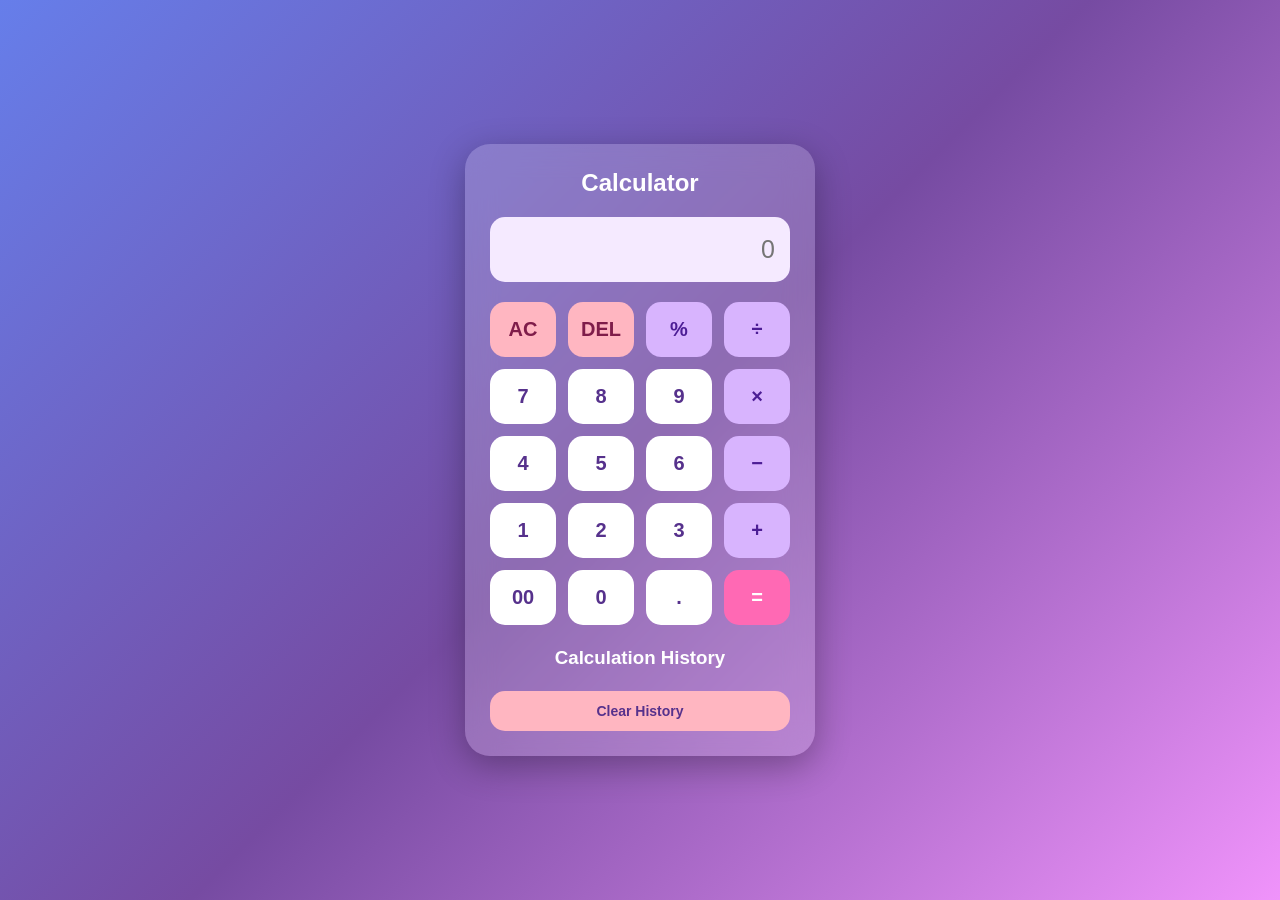
<file: CodeAlpha_Calculator/index.html>
<!DOCTYPE html>
<html lang="en">
<head>
    <meta charset="UTF-8">
    <meta name="viewport" content="width=device-width, initial-scale=1.0">
    <title>Calculator</title>
    <link rel="stylesheet" href="style.css">
</head>
<body>

    <div class="calculator">
        <h2>Calculator</h2>

        <input type="text" id="display" placeholder="0" readonly>

        <div class="buttons">
            <button class="special" onclick="clearDisplay()">AC</button>
            <button class="special" onclick="deleteLast()">DEL</button>
            <button class="operator" onclick="appendValue('%')">%</button>
            <button class="operator" onclick="appendValue('/')">÷</button>

            <button onclick="appendValue('7')">7</button>
            <button onclick="appendValue('8')">8</button>
            <button onclick="appendValue('9')">9</button>
            <button class="operator" onclick="appendValue('*')">×</button>

            <button onclick="appendValue('4')">4</button>
            <button onclick="appendValue('5')">5</button>
            <button onclick="appendValue('6')">6</button>
            <button class="operator" onclick="appendValue('-')">−</button>

            <button onclick="appendValue('1')">1</button>
            <button onclick="appendValue('2')">2</button>
            <button onclick="appendValue('3')">3</button>
            <button class="operator" onclick="appendValue('+')">+</button>

            <button onclick="appendValue('00')">00</button>
            <button onclick="appendValue('0')">0</button>
            <button onclick="appendValue('.')">.</button>
            <button class="equal" onclick="calculate()">=</button>
        </div>

        <h3>Calculation History</h3>
        <ul id="history"></ul>
        <button class="clear-history" onclick="clearHistory()">Clear History</button>
    </div>

    <script src="script.js"></script>
</body>
</html>
</file>
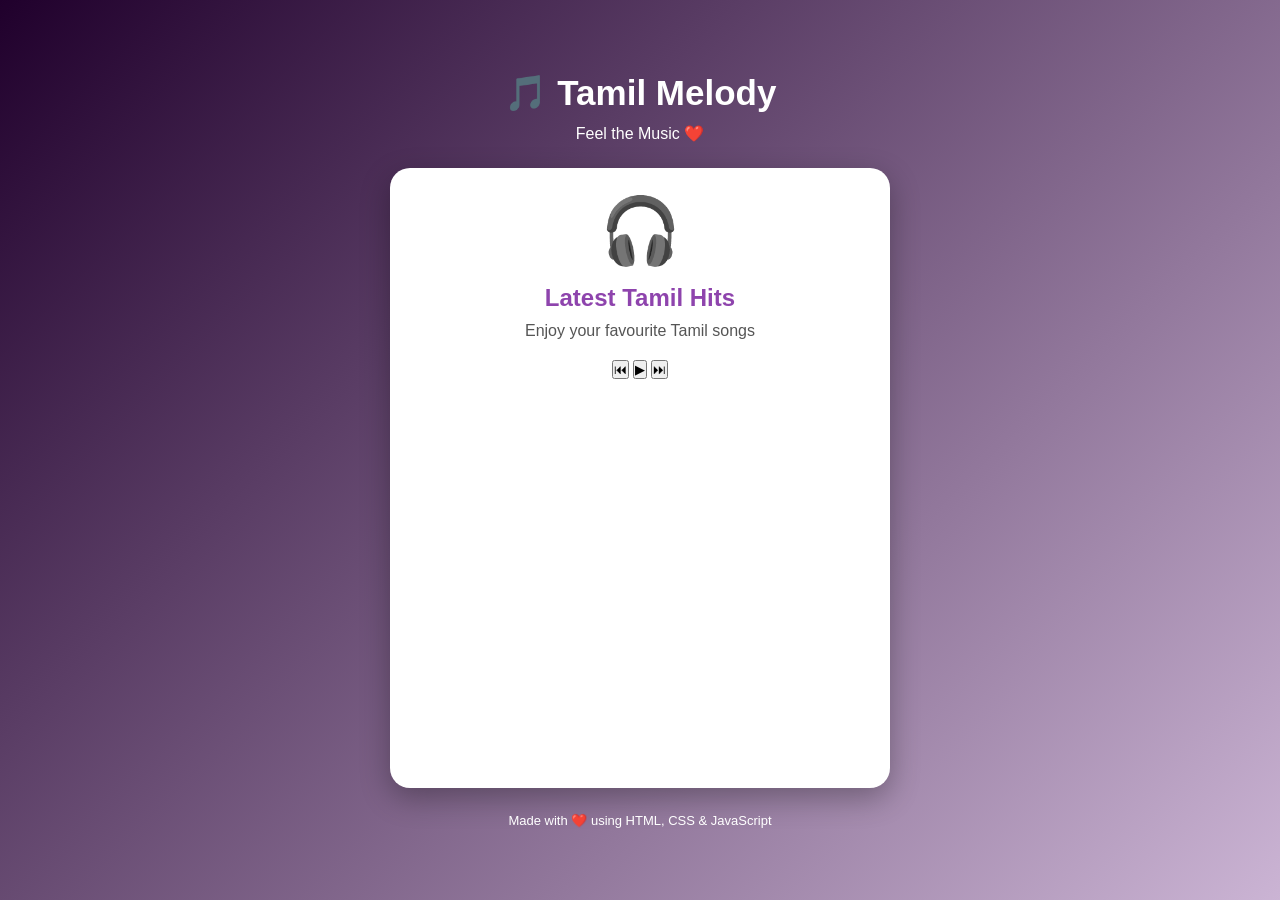
<file: CodeAlpha_MusicPlayer/index.html>
<!DOCTYPE html>
<html lang="en">
<head>
    <meta charset="UTF-8">
    <meta name="viewport" content="width=device-width, initial-scale=1.0">
    <title>Tamil Melody Music Player</title>
    <link rel="stylesheet" href="style.css">
</head>
<body>

    
    <div class="container">
        <h1>🎵 Tamil Melody</h1>
        <p>Feel the Music ❤️</p>

        <div class="music-card">
            <div class="cover">🎧</div>
            <h2>Latest Tamil Hits</h2>
            <p>Enjoy your favourite Tamil songs</p>
            <div class="controls">
    <button onclick="previousSong()">⏮</button>

    <button onclick="playPause()" id="playBtn">
        ▶
    </button>

    <button onclick="nextSong()">⏭</button>
</div>

            <iframe
                src="https://open.spotify.com/embed/playlist/37i9dQZF1DWVo4cdnikh7Z?utm_source=generator"
                width="100%"
                height="380"
                frameborder="0"
                allow="autoplay; clipboard-write; encrypted-media; fullscreen; picture-in-picture"
                loading="lazy">
            </iframe>
        </div>

        <footer>Made with ❤️ using HTML, CSS & JavaScript</footer>
    </div>

    <script src="script.js"></script>
</body>
</html>
</file>
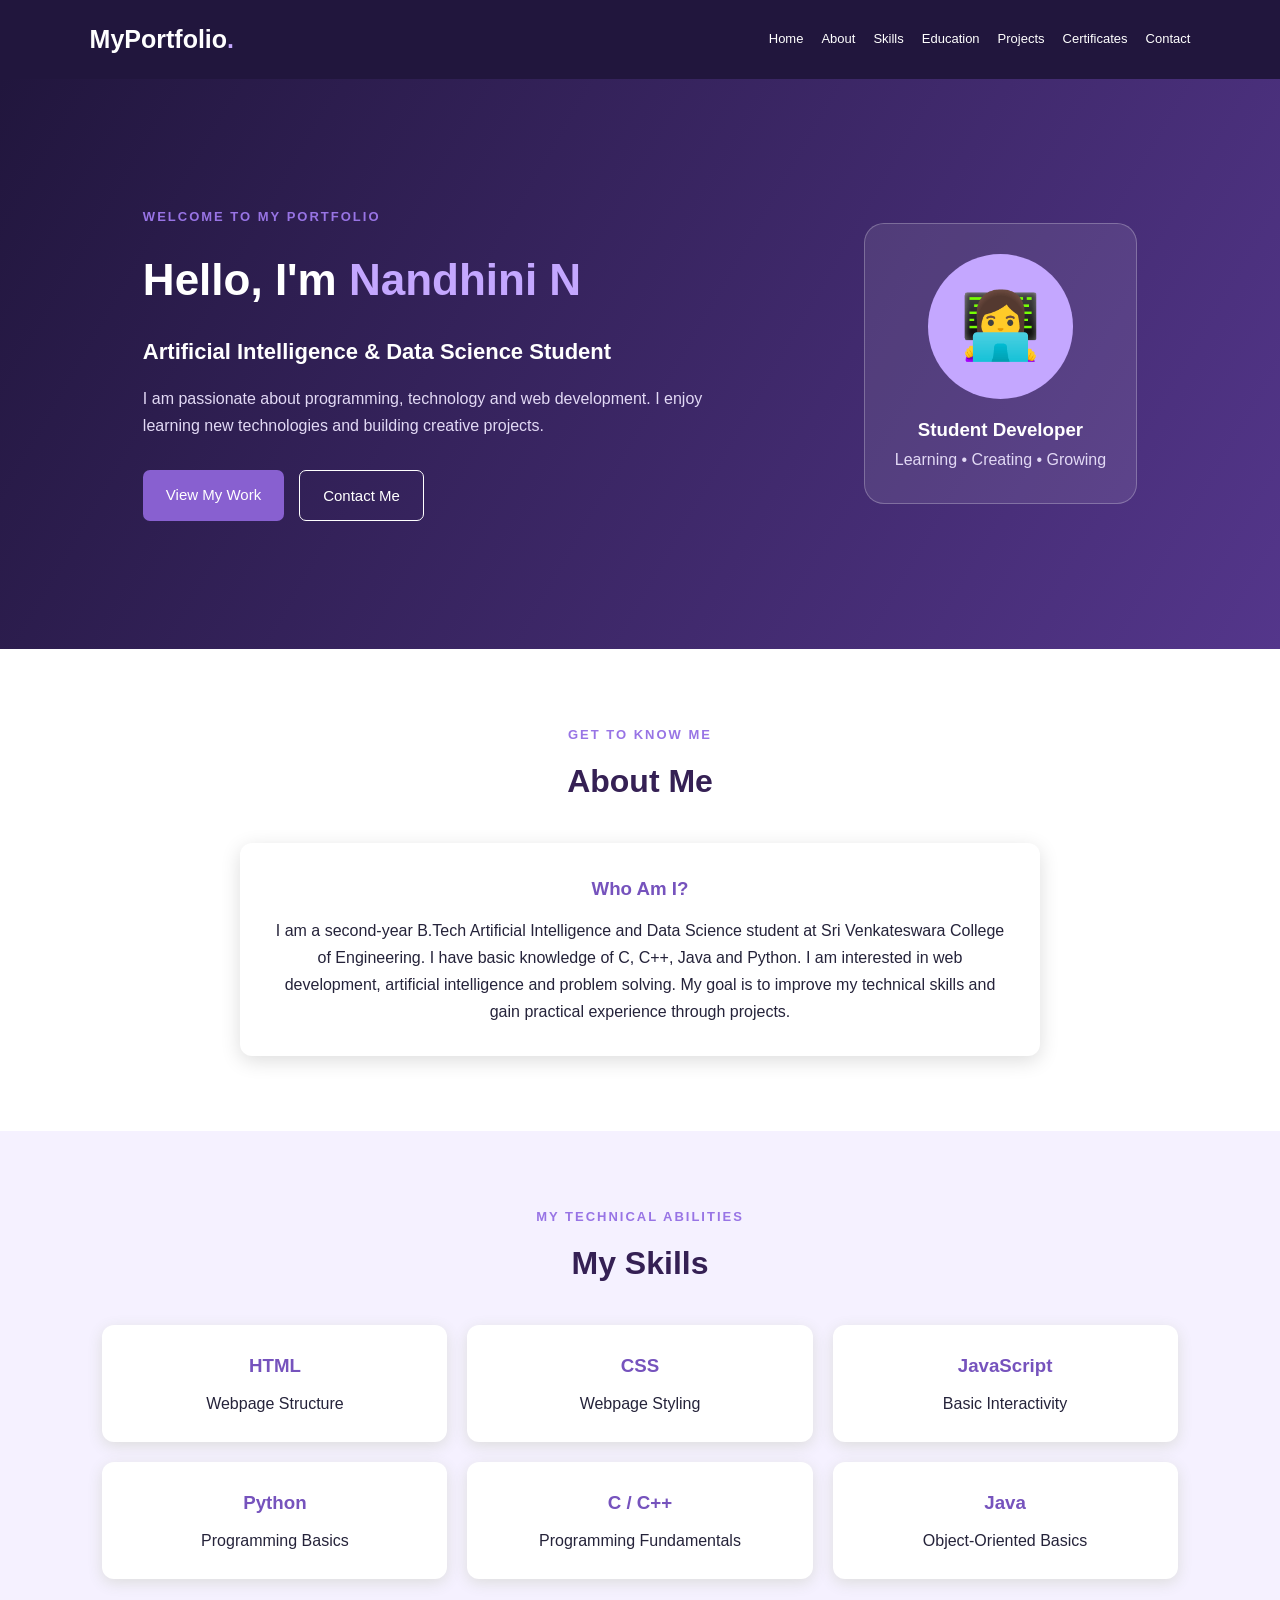
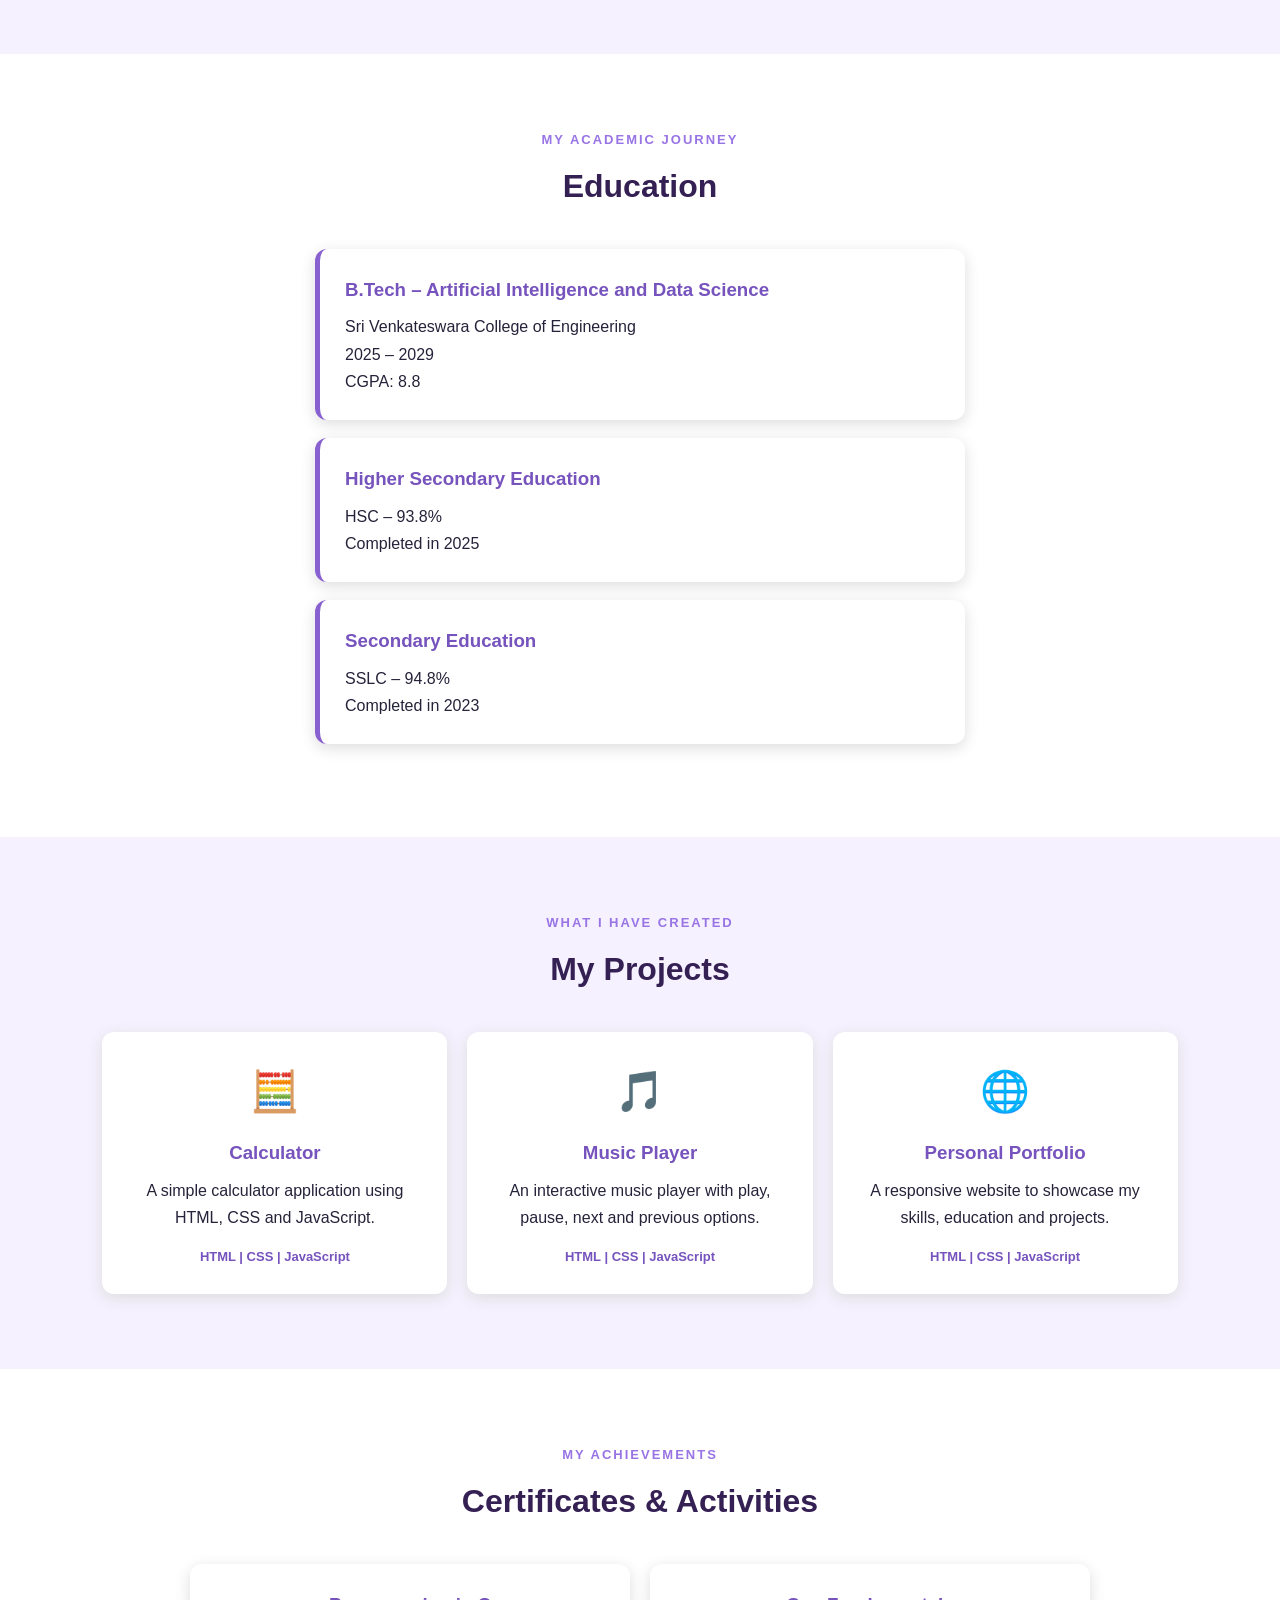
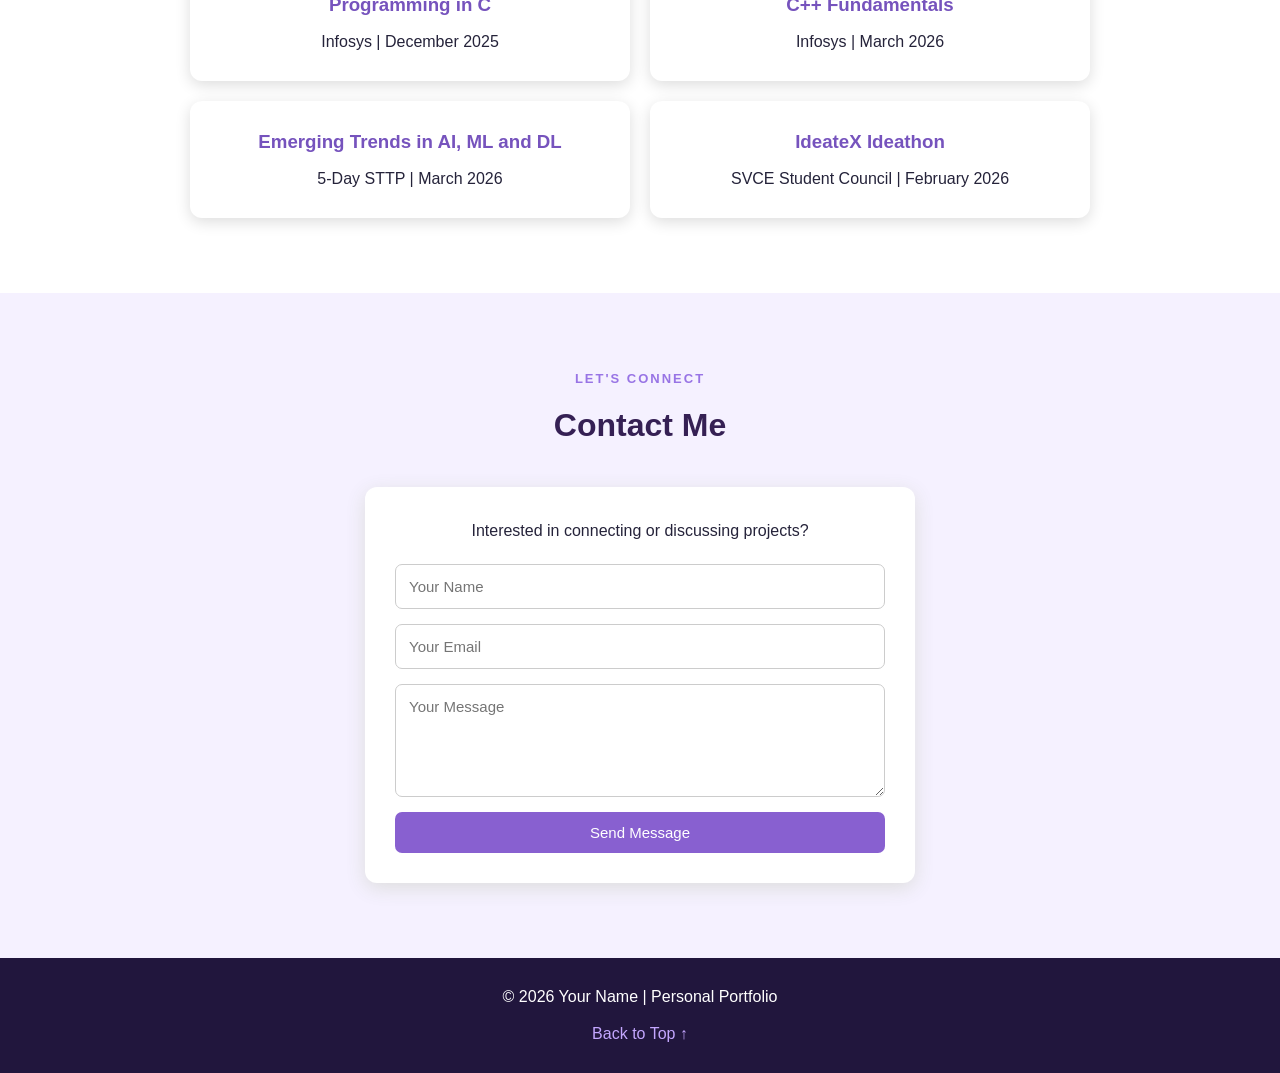
<file: CodeAlpha_Portfolio/index.html>
<!DOCTYPE html>
<html lang="en">
<head>
    <meta charset="UTF-8">
    <meta name="viewport" content="width=device-width, initial-scale=1.0">
    <title>My Portfolio | AI & DS Student</title>
    <link rel="stylesheet" href="style.css">
</head>
<body>

<header>
    <a href="#home" class="logo">MyPortfolio<span>.</span></a>

    <nav id="navbar">
        <a href="#home">Home</a>
        <a href="#about">About</a>
        <a href="#skills">Skills</a>
        <a href="#education">Education</a>
        <a href="#projects">Projects</a>
        <a href="#certificates">Certificates</a>
        <a href="#contact">Contact</a>
    </nav>

    <button class="menu-btn" onclick="toggleMenu()">☰</button>
</header>

<!-- HOME -->
<section id="home" class="home">
    <div class="home-content">
        <p class="welcome">WELCOME TO MY PORTFOLIO</p>
        <h1>Hello, I'm <span>Nandhini N</span></h1>
        <h2>Artificial Intelligence & Data Science Student</h2>
        <p>
            I am passionate about programming, technology
            and web development. I enjoy learning new
            technologies and building creative projects.
        </p>

        <div class="home-buttons">
            <a href="#projects" class="btn">View My Work</a>
            <a href="#contact" class="btn outline">Contact Me</a>
        </div>
    </div>

    <div class="profile">
        <div class="profile-circle">👩‍💻</div>
        <h3>Student Developer</h3>
        <p>Learning • Creating • Growing</p>
    </div>
</section>

<!-- ABOUT -->
<section id="about">
    <p class="subtitle">GET TO KNOW ME</p>
    <h2 class="section-title">About Me</h2>

    <div class="about-card">
        <h3>Who Am I?</h3>
        <p>
            I am a second-year B.Tech Artificial Intelligence
            and Data Science student at Sri Venkateswara
            College of Engineering.

            I have basic knowledge of C, C++, Java and Python.
            I am interested in web development, artificial
            intelligence and problem solving.

            My goal is to improve my technical skills and
            gain practical experience through projects.
        </p>
    </div>
</section>

<!-- SKILLS -->
<section id="skills" class="alternate">
    <p class="subtitle">MY TECHNICAL ABILITIES</p>
    <h2 class="section-title">My Skills</h2>

    <div class="skill-grid">
        <div class="skill-card">
            <h3>HTML</h3>
            <p>Webpage Structure</p>
        </div>

        <div class="skill-card">
            <h3>CSS</h3>
            <p>Webpage Styling</p>
        </div>

        <div class="skill-card">
            <h3>JavaScript</h3>
            <p>Basic Interactivity</p>
        </div>

        <div class="skill-card">
            <h3>Python</h3>
            <p>Programming Basics</p>
        </div>

        <div class="skill-card">
            <h3>C / C++</h3>
            <p>Programming Fundamentals</p>
        </div>

        <div class="skill-card">
            <h3>Java</h3>
            <p>Object-Oriented Basics</p>
        </div>
    </div>
</section>

<!-- EDUCATION -->
<section id="education">
    <p class="subtitle">MY ACADEMIC JOURNEY</p>
    <h2 class="section-title">Education</h2>

    <div class="education-card">
        <h3>B.Tech – Artificial Intelligence and Data Science</h3>
        <p>Sri Venkateswara College of Engineering</p>
        <p>2025 – 2029</p>
        <p>CGPA: 8.8</p>
    </div>

    <div class="education-card">
        <h3>Higher Secondary Education</h3>
        <p>HSC – 93.8%</p>
        <p>Completed in 2025</p>
    </div>

    <div class="education-card">
        <h3>Secondary Education</h3>
        <p>SSLC – 94.8%</p>
        <p>Completed in 2023</p>
    </div>
</section>

<!-- PROJECTS -->
<section id="projects" class="alternate">
    <p class="subtitle">WHAT I HAVE CREATED</p>
    <h2 class="section-title">My Projects</h2>

    <div class="project-grid">
        <div class="project-card">
            <div class="project-icon">🧮</div>
            <h3>Calculator</h3>
            <p>
                A simple calculator application using
                HTML, CSS and JavaScript.
            </p>
            <span>HTML | CSS | JavaScript</span>
        </div>

        <div class="project-card">
            <div class="project-icon">🎵</div>
            <h3>Music Player</h3>
            <p>
                An interactive music player with play,
                pause, next and previous options.
            </p>
            <span>HTML | CSS | JavaScript</span>
        </div>

        <div class="project-card">
            <div class="project-icon">🌐</div>
            <h3>Personal Portfolio</h3>
            <p>
                A responsive website to showcase my
                skills, education and projects.
            </p>
            <span>HTML | CSS | JavaScript</span>
        </div>
    </div>
</section>

<!-- CERTIFICATES -->
<section id="certificates">
    <p class="subtitle">MY ACHIEVEMENTS</p>
    <h2 class="section-title">Certificates & Activities</h2>

    <div class="certificate-list">
        <div class="certificate-card">
            <h3>Programming in C</h3>
            <p>Infosys | December 2025</p>
        </div>

        <div class="certificate-card">
            <h3>C++ Fundamentals</h3>
            <p>Infosys | March 2026</p>
        </div>

        <div class="certificate-card">
            <h3>Emerging Trends in AI, ML and DL</h3>
            <p>5-Day STTP | March 2026</p>
        </div>

        <div class="certificate-card">
            <h3>IdeateX Ideathon</h3>
            <p>SVCE Student Council | February 2026</p>
        </div>
    </div>
</section>

<!-- CONTACT -->
<section id="contact" class="alternate">
    <p class="subtitle">LET'S CONNECT</p>
    <h2 class="section-title">Contact Me</h2>

    <div class="contact-card">
        <p>Interested in connecting or discussing projects?</p>

        <form id="contactForm">
            <input type="text" id="name"
                   placeholder="Your Name" required>

            <input type="email" id="email"
                   placeholder="Your Email" required>

            <textarea id="message"
                      placeholder="Your Message"
                      rows="5" required></textarea>

            <button type="submit" class="btn">
                Send Message
            </button>
        </form>
    </div>
</section>

<footer>
    <p>© 2026 Your Name | Personal Portfolio</p>
    <a href="#home">Back to Top ↑</a>
</footer>

<script src="script.js"></script>
</body>
</html>
</file>
<file: CodeAlpha_Calculator/style.css>
* {
    margin: 0;
    padding: 0;
    box-sizing: border-box;
    font-family: 'Poppins', sans-serif;
}

body {
    min-height: 100vh;
    display: flex;
    justify-content: center;
    align-items: center;
    background: linear-gradient(135deg, #667eea, #764ba2, #f093fb);
    padding: 20px;
}

.calculator {
    width: 350px;
    padding: 25px;
    border-radius: 25px;
    background: rgba(255, 255, 255, 0.18);
    backdrop-filter: blur(15px);
    box-shadow: 0 10px 35px rgba(0,0,0,0.3);
    text-align: center;
}

h2 {
    color: white;
    margin-bottom: 20px;
}

#display {
    width: 100%;
    height: 65px;
    border: none;
    outline: none;
    border-radius: 15px;
    margin-bottom: 20px;
    padding: 15px;
    font-size: 25px;
    text-align: right;
    background: #f5eaff;
    color: #4b267c;
}

.buttons {
    display: grid;
    grid-template-columns: repeat(4, 1fr);
    gap: 12px;
}

button {
    height: 55px;
    border: none;
    border-radius: 15px;
    font-size: 20px;
    font-weight: bold;
    cursor: pointer;
    background: #ffffff;
    color: #56318c;
    transition: 0.2s;
}

button:hover {
    transform: scale(1.06);
    background: #f5d9ff;
}

.operator {
    background: #d8b4fe;
    color: #4c1d95;
}

.special {
    background: #ffb6c1;
    color: #7f1d4a;
}

.equal {
    background: #ff69b4;
    color: white;
}

h3 {
    color: white;
    margin: 22px 0 10px;
}

#history {
    color: white;
    list-style: none;
    text-align: left;
    max-height: 120px;
    overflow-y: auto;
}

#history li {
    padding: 7px;
    border-bottom: 1px solid rgba(255,255,255,0.3);
}

.clear-history {
    width: 100%;
    height: 40px;
    margin-top: 12px;
    background: #ffb6c1;
    font-size: 14px;
}
</file>
<file: CodeAlpha_MusicPlayer/style.css>
* {
    margin: 0;
    padding: 0;
    box-sizing: border-box;
}

body {
    font-family: Arial, sans-serif;
    background: linear-gradient(135deg, #20002c, #cbb4d4);
    min-height: 100vh;
    display: flex;
    justify-content: center;
    align-items: center;
    padding: 25px;
}

.container {
    text-align: center;
    width: 100%;
    max-width: 500px;
}

h1 {
    color: white;
    font-size: 35px;
    margin-bottom: 10px;
}

.container > p {
    color: white;
    margin-bottom: 25px;
}

.music-card {
    background: white;
    padding: 25px;
    border-radius: 20px;
    box-shadow: 0 10px 30px rgba(0,0,0,0.3);
}

.cover {
    font-size: 65px;
    margin-bottom: 15px;
}

.music-card h2 {
    color: #8e44ad;
    margin-bottom: 10px;
}

.music-card p {
    margin-bottom: 20px;
    color: #555;
}

iframe {
    border-radius: 12px;
}

footer {
    color: white;
    margin-top: 25px;
    font-size: 13px;
}
</file>
<file: CodeAlpha_Portfolio/style.css>
* {
    margin: 0;
    padding: 0;
    box-sizing: border-box;
}

html {
    scroll-behavior: smooth;
}

body {
    font-family: Arial, sans-serif;
    background: #ffffff;
    color: #25233a;
    line-height: 1.7;
}

header {
    background: #21163d;
    color: white;
    padding: 18px 7%;
    display: flex;
    align-items: center;
    justify-content: space-between;
    position: sticky;
    top: 0;
    z-index: 100;
}

.logo {
    color: white;
    font-size: 25px;
    font-weight: bold;
    text-decoration: none;
}

.logo span {
    color: #c4a7ff;
}

nav {
    display: flex;
    gap: 18px;
}

nav a {
    color: white;
    text-decoration: none;
    font-size: 13px;
}

nav a:hover {
    color: #c4a7ff;
}

.menu-btn {
    display: none;
    background: #7653bd;
    color: white;
    border: none;
    padding: 8px 12px;
    border-radius: 5px;
    cursor: pointer;
}

.home {
    min-height: 570px;
    background: linear-gradient(120deg, #21163d, #54368b);
    color: white;
    display: flex;
    align-items: center;
    justify-content: space-around;
    padding: 70px 8%;
    gap: 40px;
}

.home-content {
    max-width: 600px;
}

.welcome, .subtitle {
    color: #9874e5;
    font-size: 13px;
    font-weight: bold;
    letter-spacing: 2px;
}

.home h1 {
    font-size: 44px;
    margin: 15px 0;
}

.home h1 span {
    color: #c4a7ff;
}

.home h2 {
    font-size: 22px;
    margin-bottom: 15px;
}

.home-content > p:not(.welcome) {
    color: #e2d9f5;
}

.home-buttons {
    margin-top: 30px;
    display: flex;
    gap: 15px;
    flex-wrap: wrap;
}

.btn {
    display: inline-block;
    padding: 12px 23px;
    background: #8860d0;
    color: white;
    text-decoration: none;
    border: none;
    border-radius: 7px;
    cursor: pointer;
    font-size: 15px;
}

.btn:hover {
    background: #a384e8;
}

.btn.outline {
    background: transparent;
    border: 1px solid white;
}

.profile {
    text-align: center;
    background: #ffffff17;
    border: 1px solid #ffffff40;
    padding: 30px;
    border-radius: 20px;
    min-width: 220px;
}

.profile-circle {
    width: 145px;
    height: 145px;
    margin: auto auto 15px;
    border-radius: 50%;
    background: #c4a7ff;
    display: grid;
    place-items: center;
    font-size: 65px;
}

.profile p {
    color: #e2d9f5;
}

section:not(.home) {
    padding: 75px 8%;
    text-align: center;
}

.section-title {
    font-size: 32px;
    margin: 8px 0 35px;
    color: #352054;
}

.alternate {
    background: #f5f1ff;
}

.about-card {
    max-width: 800px;
    margin: auto;
    padding: 30px;
    background: white;
    border-radius: 12px;
    box-shadow: 0 5px 20px #ddd;
}

.about-card h3 {
    color: #7653bd;
    margin-bottom: 12px;
}

.skill-grid, .project-grid {
    display: grid;
    grid-template-columns: repeat(3, 1fr);
    gap: 20px;
}

.skill-card, .project-card,
.education-card, .certificate-card {
    background: white;
    padding: 25px;
    border-radius: 12px;
    box-shadow: 0 4px 15px #ddd;
    transition: transform 0.3s;
}

.skill-card:hover, .project-card:hover,
.education-card:hover, .certificate-card:hover {
    transform: translateY(-6px);
}

.skill-card h3, .project-card h3,
.education-card h3, .certificate-card h3 {
    color: #7653bd;
    margin-bottom: 8px;
}

.education-card {
    max-width: 650px;
    margin: 18px auto;
    text-align: left;
    border-left: 5px solid #8860d0;
}

.project-icon {
    font-size: 40px;
    margin-bottom: 12px;
}

.project-card span {
    display: inline-block;
    color: #7653bd;
    font-size: 13px;
    font-weight: bold;
    margin-top: 15px;
}

.certificate-list {
    display: grid;
    grid-template-columns: repeat(2, 1fr);
    gap: 20px;
    max-width: 900px;
    margin: auto;
}

.contact-card {
    background: white;
    max-width: 550px;
    margin: auto;
    padding: 30px;
    border-radius: 12px;
    box-shadow: 0 5px 20px #ddd;
}

form {
    display: flex;
    flex-direction: column;
    gap: 15px;
    margin-top: 20px;
}

input, textarea {
    padding: 13px;
    border: 1px solid #ccc;
    border-radius: 7px;
    font-family: Arial;
    font-size: 15px;
    width: 100%;
}

input:focus, textarea:focus {
    outline: 2px solid #8860d0;
}

textarea {
    resize: vertical;
}

footer {
    background: #21163d;
    color: white;
    text-align: center;
    padding: 25px;
}

footer a {
    display: inline-block;
    color: #c4a7ff;
    text-decoration: none;
    margin-top: 10px;
}

/* Mobile responsive design */

@media(max-width: 900px) {
    nav {
        gap: 10px;
    }

    nav a {
        font-size: 11px;
    }

    .skill-grid, .project-grid {
        grid-template-columns: repeat(2, 1fr);
    }
}

@media(max-width: 650px) {
    header {
        flex-wrap: wrap;
    }

    .menu-btn {
        display: block;
    }

    nav {
        display: none;
        width: 100%;
        flex-direction: column;
        padding-top: 15px;
    }

    nav.show {
        display: flex;
    }

    nav a {
        font-size: 14px;
        padding: 5px;
    }

    .home {
        flex-direction: column;
        text-align: center;
        padding: 60px 7%;
    }

    .home h1 {
        font-size: 32px;
    }

    .home h2 {
        font-size: 18px;
    }

    .home-buttons {
        justify-content: center;
    }

    .skill-grid, .project-grid,
    .certificate-list {
        grid-template-columns: 1fr;
    }

    section:not(.home) {
        padding: 55px 6%;
    }

    .section-title {
        font-size: 27px;
    }
}
</file>
